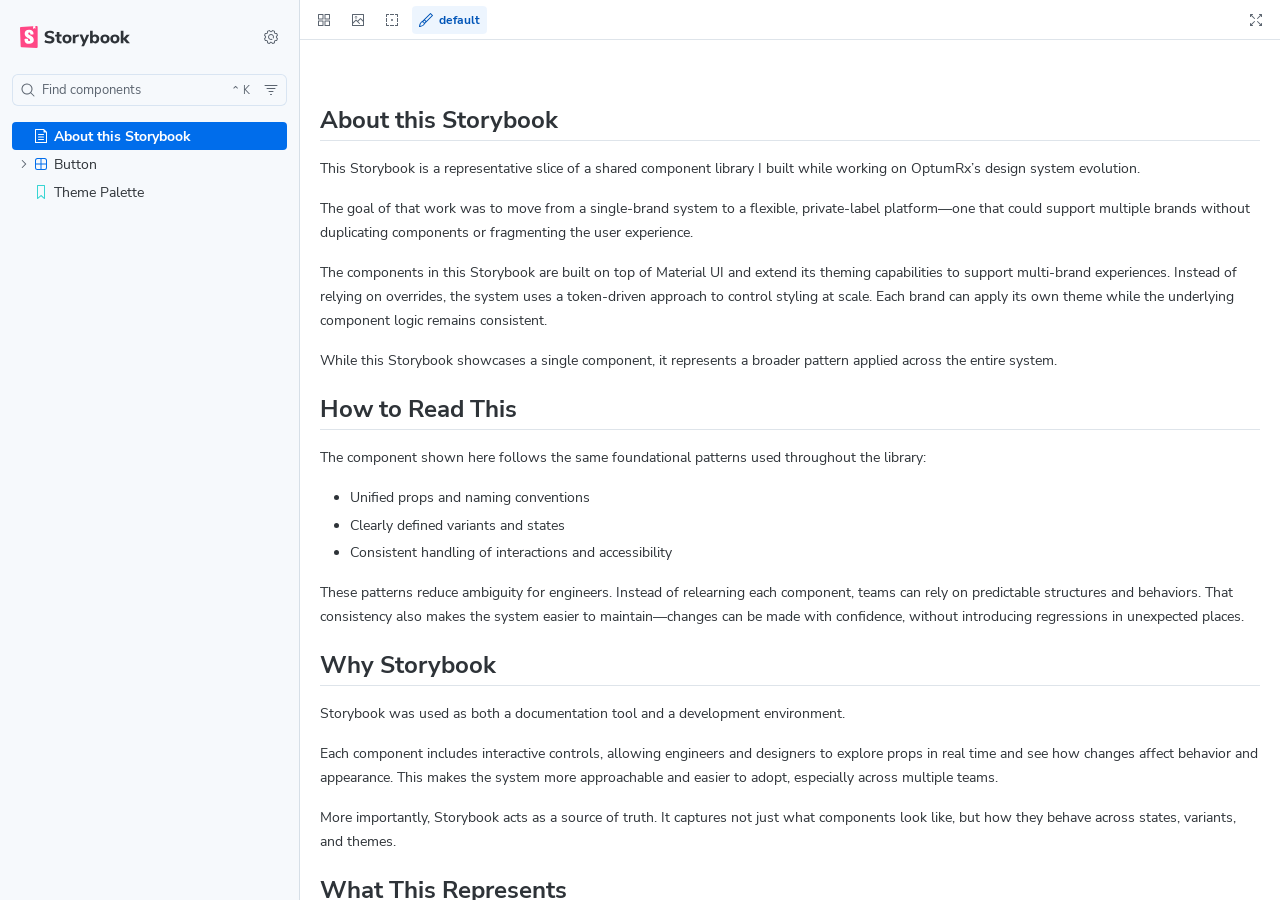
<file: index.html>
<!DOCTYPE html>
<html lang="en">
  <head>
    <meta charset="utf-8" />

    <title>storybook - Storybook</title>
    <meta name="viewport" content="width=device-width, initial-scale=1" />

    
    <link rel="icon" type="image/svg+xml" href="./favicon.svg" />
    
    <style>
      @font-face {
        font-family: 'Nunito Sans';
        font-style: normal;
        font-weight: 400;
        font-display: swap;
        src: url('./sb-common-assets/nunito-sans-regular.woff2') format('woff2');
      }

      @font-face {
        font-family: 'Nunito Sans';
        font-style: italic;
        font-weight: 400;
        font-display: swap;
        src: url('./sb-common-assets/nunito-sans-italic.woff2') format('woff2');
      }

      @font-face {
        font-family: 'Nunito Sans';
        font-style: normal;
        font-weight: 700;
        font-display: swap;
        src: url('./sb-common-assets/nunito-sans-bold.woff2') format('woff2');
      }

      @font-face {
        font-family: 'Nunito Sans';
        font-style: italic;
        font-weight: 700;
        font-display: swap;
        src: url('./sb-common-assets/nunito-sans-bold-italic.woff2') format('woff2');
      }
    </style>

    <link href="./sb-manager/runtime.js" rel="modulepreload" />

    
    <link href="./sb-addons/storybook-core-server-presets-0/common-manager-bundle.js" rel="modulepreload" />
    
    <link href="./sb-addons/chromatic-com-storybook-1/manager-bundle.js" rel="modulepreload" />
    
    <link href="./sb-addons/vitest-2/manager-bundle.js" rel="modulepreload" />
    
    <link href="./sb-addons/a11y-3/manager-bundle.js" rel="modulepreload" />
    
    <link href="./sb-addons/docs-4/manager-bundle.js" rel="modulepreload" />
    
    <link href="./sb-addons/themes-5/manager-bundle.js" rel="modulepreload" />
       

    <style>
      #storybook-root[hidden] {
        display: none !important;
      }
    </style>

    
  </head>
  <body>
    <div id="root"></div>

    
    <script>
      
        
          window['FEATURES'] = {
  "argTypeTargetsV7": true,
  "legacyDecoratorFileOrder": false,
  "disallowImplicitActionsInRenderV8": true,
  "viewport": true,
  "highlight": true,
  "controls": true,
  "interactions": true,
  "actions": true,
  "backgrounds": true,
  "outline": true,
  "measure": true,
  "sidebarOnboardingChecklist": true,
  "componentsManifest": false
};
        
      
        
          window['REFS'] = {};
        
      
        
          window['LOGLEVEL'] = "info";
        
      
        
          window['DOCS_OPTIONS'] = {
  "defaultName": "Documentation"
};
        
      
        
          window['CONFIG_TYPE'] = "PRODUCTION";
        
      
        
      
        
      
        
          window['TAGS_OPTIONS'] = {};
        
      
        
          window['STORYBOOK_BUILDER'] = "vite";
        
      
        
          window['STORYBOOK_FRAMEWORK'] = "react-vite";
        
      
        
          window['STORYBOOK_RENDERER'] = "react";
        
      
        
      
    </script>
    

    <script type="module">
      import './sb-manager/globals-runtime.js';

      
        import './sb-addons/storybook-core-server-presets-0/common-manager-bundle.js';
      
        import './sb-addons/chromatic-com-storybook-1/manager-bundle.js';
      
        import './sb-addons/vitest-2/manager-bundle.js';
      
        import './sb-addons/a11y-3/manager-bundle.js';
      
        import './sb-addons/docs-4/manager-bundle.js';
      
        import './sb-addons/themes-5/manager-bundle.js';
      

      import './sb-manager/runtime.js';
    </script>
  </body>
</html>
</file>
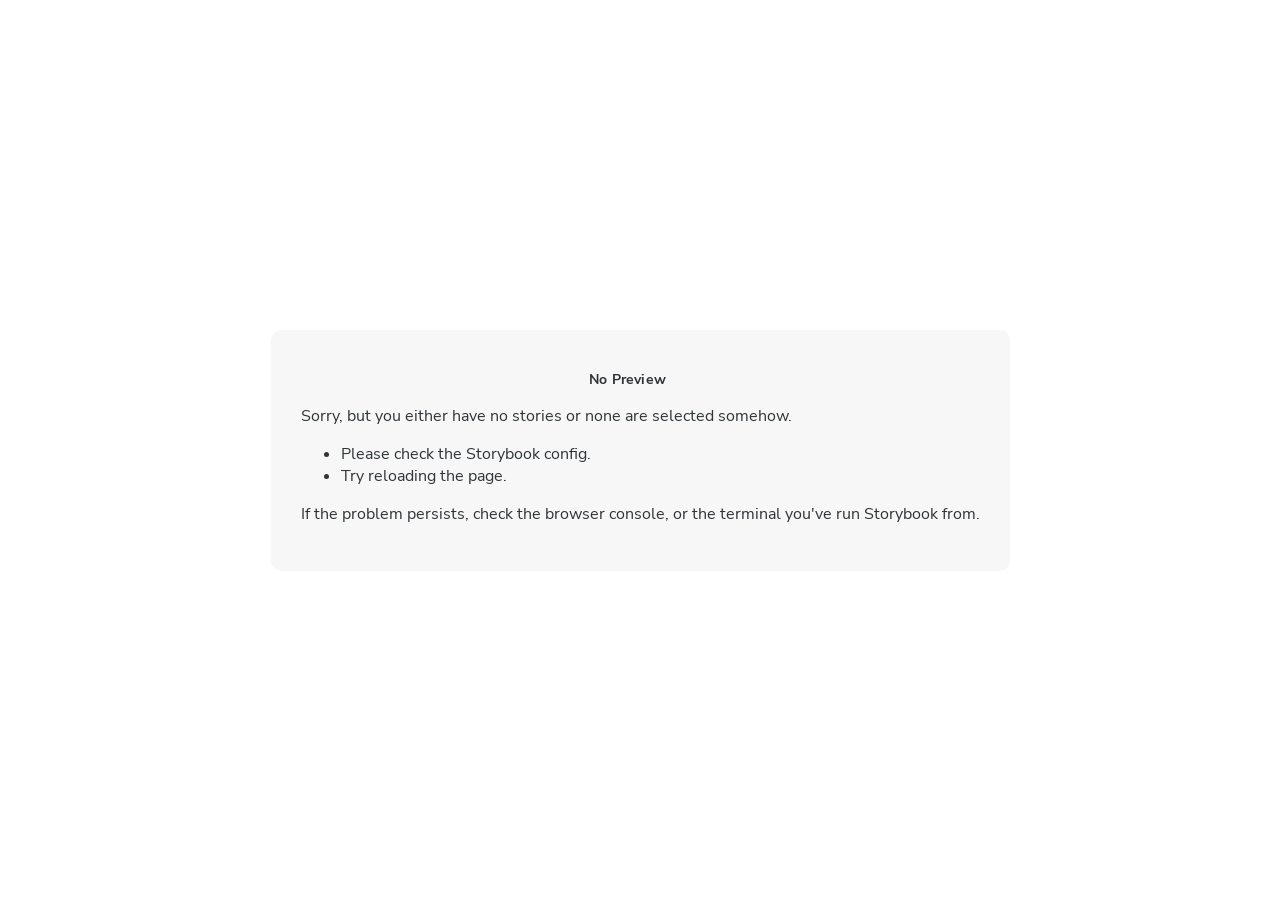
<file: iframe.html>
<!doctype html>
<!--suppress HtmlUnknownTarget -->
<html lang="en">
  <head><script type="module" src="./vite-inject-mocker-entry.js"></script>
    <meta charset="utf-8" />
    <title>Storybook</title>
    <meta name="viewport" content="width=device-width, initial-scale=1" />

    <style>
      @font-face {
        font-family: 'Nunito Sans';
        font-style: normal;
        font-weight: 400;
        font-display: swap;
        src: url('./sb-common-assets/nunito-sans-regular.woff2') format('woff2');
      }

      @font-face {
        font-family: 'Nunito Sans';
        font-style: italic;
        font-weight: 400;
        font-display: swap;
        src: url('./sb-common-assets/nunito-sans-italic.woff2') format('woff2');
      }

      @font-face {
        font-family: 'Nunito Sans';
        font-style: normal;
        font-weight: 700;
        font-display: swap;
        src: url('./sb-common-assets/nunito-sans-bold.woff2') format('woff2');
      }

      @font-face {
        font-family: 'Nunito Sans';
        font-style: italic;
        font-weight: 700;
        font-display: swap;
        src: url('./sb-common-assets/nunito-sans-bold-italic.woff2') format('woff2');
      }
    </style>

    <script>
      window.CONFIG_TYPE = 'PRODUCTION';
      window.LOGLEVEL = 'info';
      window.FRAMEWORK_OPTIONS = {};
      window.CHANNEL_OPTIONS = {};
      window.FEATURES = {"argTypeTargetsV7":true,"legacyDecoratorFileOrder":false,"disallowImplicitActionsInRenderV8":true,"viewport":true,"highlight":true,"controls":true,"interactions":true,"actions":true,"backgrounds":true,"outline":true,"measure":true,"sidebarOnboardingChecklist":true,"componentsManifest":false};
      window.STORIES = [{"titlePrefix":"","directory":"./src","files":"**/*.mdx","importPathMatcher":"^\\.[\\\\/](?:src(?:\\/(?!\\.)(?:(?:(?!(?:^|\\/)\\.).)*?)\\/|\\/|$)(?!\\.)(?=.)[^/]*?\\.mdx)$"},{"titlePrefix":"","directory":"./src","files":"**/*.stories.@(js|jsx|mjs|ts|tsx)","importPathMatcher":"^\\.[\\\\/](?:src(?:\\/(?!\\.)(?:(?:(?!(?:^|\\/)\\.).)*?)\\/|\\/|$)(?!\\.)(?=.)[^/]*?\\.stories\\.(js|jsx|mjs|ts|tsx))$"}];
      window.DOCS_OPTIONS = {"defaultName":"Documentation"};
      window.TAGS_OPTIONS = {};

      

      // We do this so that "module && module.hot" etc. in Storybook source code
      // doesn't fail (it will simply be disabled)
      window.module = undefined;
      window.global = window;
    </script>
    <base target="_parent" />

<style>
  /* While we aren't showing the main block yet, but still preparing, we want everything the user has rendered, which may or may not be in #storybook-root, to be display none */
  .sb-show-preparing-story:not(.sb-show-main) > :not(.sb-preparing-story) {
    display: none;
  }

  .sb-show-preparing-docs:not(.sb-show-main) > :not(.sb-preparing-docs) {
    display: none;
  }

  /* Hide our own blocks when we aren't supposed to be showing them */
  :not(.sb-show-preparing-story) > .sb-preparing-story,
  :not(.sb-show-preparing-docs) > .sb-preparing-docs,
  :not(.sb-show-nopreview) > .sb-nopreview,
  :not(.sb-show-errordisplay) > .sb-errordisplay {
    display: none;
  }

  .sb-show-main.sb-main-centered {
    margin: 0;
    display: flex;
    align-items: center;
    min-height: 100vh;
  }

  .sb-show-main.sb-main-centered #storybook-root {
    box-sizing: border-box;
    margin: auto;
    padding: 1rem;
    max-height: 100%;
    /* Hack for centering correctly in IE11 */
  }

  /* Vertical centering fix for IE11 */
  @media screen and (-ms-high-contrast: none), (-ms-high-contrast: active) {
    .sb-show-main.sb-main-centered:after {
      content: '';
      min-height: inherit;
      font-size: 0;
    }
  }

  .sb-show-main.sb-main-fullscreen {
    margin: 0;
    padding: 0;
    display: block;
  }

  .sb-show-main.sb-main-padded {
    margin: 0;
    padding: 1rem;
    display: block;
    box-sizing: border-box;
  }

  .sb-wrapper {
    position: fixed;
    top: 0;
    bottom: 0;
    left: 0;
    right: 0;
    box-sizing: border-box;

    padding: 40px;
    font-family:
      'Nunito Sans',
      -apple-system,
      '.SFNSText-Regular',
      'San Francisco',
      BlinkMacSystemFont,
      'Segoe UI',
      'Helvetica Neue',
      Helvetica,
      Arial,
      sans-serif;
    -webkit-font-smoothing: antialiased;
    overflow: auto;
  }

  @media (max-width: 700px) {
    .sb-wrapper {
      padding: 20px;
    }
  }

  @media (max-width: 500px) {
    .sb-wrapper {
      padding: 10px;
    }
  }

  .sb-heading {
    font-size: 14px;
    font-weight: 600;
    letter-spacing: 0.2px;
    margin: 10px 0;
    padding-right: 25px;
  }

  .sb-nopreview {
    display: flex;
    align-content: center;
    justify-content: center;
    box-sizing: border-box;
  }

  .sb-nopreview_main {
    margin: auto;
    padding: 30px;
    border-radius: 10px;
    background: rgb(247, 247, 247);
    color: rgb(46, 52, 56);

    & * {
      background: rgb(247, 247, 247);
      color: rgb(46, 52, 56);
    }
  }

  .sb-nopreview_heading {
    text-align: center;
  }

  .sb-errordisplay {
    background: #f6f9fc;
    color: black;
    z-index: 999999;
    width: 100vw;
    min-height: 100vh;
    box-sizing: border-box;
  }

  .sb-errordisplay_main {
    margin: auto;
    padding: 24px;
    display: flex;
    box-sizing: border-box;

    flex-direction: column;
    min-height: 100%;
    width: 100%;
    border-radius: 6px;
    background: white;
    color: black;
    border: 1px solid #ff0000;
    box-shadow: 0 0 64px rgba(0, 0, 0, 0.1);
    gap: 24px;

    & ol {
      padding-left: 18px;
      margin: 0;
    }

    /* Redefine colors to ensure readability regardless of user-provided * selectors. */
    * {
      background: white;
      color: black;
    }

    & h1 {
      font-family: Nunito Sans;
      font-size: 22px;
      font-weight: 400;
      line-height: 30px;
      font-weight: normal;
      margin: 0;

      &::before {
        content: '';
        display: inline-block;
        width: 12px;
        height: 12px;
        background: #ff4400;
        border-radius: 50%;
        margin-right: 8px;
      }
    }

    & p,
    & ol {
      font-family: Nunito Sans;
      font-size: 14px;
      font-weight: 400;
      line-height: 19px;
      margin: 0;
    }

    & li + li {
      margin: 0;
      padding: 0;
      padding-top: 12px;
    }

    & a {
      color: currentColor;
    }

    & .sb-errordisplay_code {
      padding: 10px;
      flex: 1;
      background: #242424;
      color: #c6c6c6;
      box-sizing: border-box;

      font-size: 14px;
      font-weight: 400;
      line-height: 19px;
      border-radius: 4px;

      font-family:
        'Operator Mono', 'Fira Code Retina', 'Fira Code', 'FiraCode-Retina', 'Andale Mono',
        'Lucida Console', Consolas, Monaco, monospace;
      margin: 0;
      overflow: auto;

      & code {
        background-color: inherit;
        color: inherit;
      }
    }

    & .sb-errordisplay pre {
      white-space: pre-wrap;
      white-space: revert;
    }
  }

  @-webkit-keyframes sb-rotate360 {
    from {
      transform: rotate(0deg);
    }

    to {
      transform: rotate(360deg);
    }
  }

  @keyframes sb-rotate360 {
    from {
      transform: rotate(0deg);
    }

    to {
      transform: rotate(360deg);
    }
  }

  @-webkit-keyframes sb-glow {
    0%,
    100% {
      opacity: 1;
    }

    50% {
      opacity: 0.4;
    }
  }

  @keyframes sb-glow {
    0%,
    100% {
      opacity: 1;
    }

    50% {
      opacity: 0.4;
    }
  }

  /* We display the preparing loaders *over* the rendering story */
  .sb-preparing-story,
  .sb-preparing-docs {
    background-color: white;
    /* Maximum possible z-index. It would be better to use stacking contexts to ensure it's always
    on top, but this isn't possible as it would require making CSS changes that could affect user code */
    z-index: 2147483647;
  }

  .sb-loader {
    -webkit-animation: sb-rotate360 0.7s linear infinite;
    animation: sb-rotate360 0.7s linear infinite;
    border-color: rgba(97, 97, 97, 0.29);
    border-radius: 50%;
    border-style: solid;
    border-top-color: #646464;
    border-width: 2px;
    display: inline-block;
    height: 32px;
    left: 50%;
    margin-left: -16px;
    margin-top: -16px;
    mix-blend-mode: difference;
    overflow: hidden;
    position: absolute;
    top: 50%;
    transition: all 200ms ease-out;
    vertical-align: top;
    width: 32px;
    z-index: 4;
  }

  .sb-previewBlock {
    background: #fff;
    border: 1px solid rgba(0, 0, 0, 0.1);
    border-radius: 4px;
    box-shadow: rgba(0, 0, 0, 0.1) 0 1px 3px 0;
    margin: 25px auto 40px;
    max-width: 600px;
  }

  .sb-previewBlock_header {
    align-items: center;
    box-shadow: rgba(0, 0, 0, 0.1) 0 -1px 0 0 inset;
    display: flex;
    gap: 14px;
    height: 40px;
    padding: 0 12px;
  }

  .sb-previewBlock_icon {
    -webkit-animation: sb-glow 1.5s ease-in-out infinite;
    animation: sb-glow 1.5s ease-in-out infinite;
    background: #e6e6e6;
    height: 14px;
    width: 14px;
  }

  .sb-previewBlock_icon:last-child {
    margin-left: auto;
  }

  .sb-previewBlock_body {
    -webkit-animation: sb-glow 1.5s ease-in-out infinite;
    animation: sb-glow 1.5s ease-in-out infinite;
    height: 182px;
    position: relative;
  }

  .sb-argstableBlock {
    border-collapse: collapse;
    border-spacing: 0;
    font-size: 13px;
    line-height: 20px;
    margin: 25px auto 40px;
    max-width: 600px;
    text-align: left;
    width: 100%;
  }

  .sb-argstableBlock th:first-of-type,
  .sb-argstableBlock td:first-of-type {
    padding-left: 20px;
  }

  .sb-argstableBlock th:nth-of-type(2),
  .sb-argstableBlock td:nth-of-type(2) {
    width: 35%;
  }

  .sb-argstableBlock th:nth-of-type(3),
  .sb-argstableBlock td:nth-of-type(3) {
    width: 15%;
  }

  .sb-argstableBlock th:last-of-type,
  .sb-argstableBlock td:last-of-type {
    width: 25%;
    padding-right: 20px;
  }

  .sb-argstableBlock th span,
  .sb-argstableBlock td span {
    -webkit-animation: sb-glow 1.5s ease-in-out infinite;
    animation: sb-glow 1.5s ease-in-out infinite;
    background-color: rgba(0, 0, 0, 0.1);
    border-radius: 0;
    box-shadow: none;
    color: transparent;
  }

  .sb-argstableBlock th {
    padding: 10px 15px;
  }

  .sb-argstableBlock-body {
    border-radius: 4px;
    box-shadow:
      rgba(0, 0, 0, 0.1) 0 1px 3px 1px,
      rgba(0, 0, 0, 0.065) 0 0 0 1px;
  }

  .sb-argstableBlock-body tr {
    background: transparent;
    overflow: hidden;
  }

  .sb-argstableBlock-body tr:not(:first-child) {
    border-top: 1px solid #e6e6e6;
  }

  .sb-argstableBlock-body tr:first-child td:first-child {
    border-top-left-radius: 4px;
  }

  .sb-argstableBlock-body tr:first-child td:last-child {
    border-top-right-radius: 4px;
  }

  .sb-argstableBlock-body tr:last-child td:first-child {
    border-bottom-left-radius: 4px;
  }

  .sb-argstableBlock-body tr:last-child td:last-child {
    border-bottom-right-radius: 4px;
  }

  .sb-argstableBlock-body td {
    background: #fff;
    padding-bottom: 10px;
    padding-top: 10px;
    vertical-align: top;
  }

  .sb-argstableBlock-body td:not(:first-of-type) {
    padding-left: 15px;
    padding-right: 15px;
  }

  .sb-argstableBlock-body button {
    -webkit-animation: sb-glow 1.5s ease-in-out infinite;
    animation: sb-glow 1.5s ease-in-out infinite;
    background-color: rgba(0, 0, 0, 0.1);
    border: 0;
    border-radius: 0;
    box-shadow: none;
    color: transparent;
    display: inline;
    font-size: 12px;
    line-height: 1;
    padding: 10px 16px;
  }

  .sb-argstableBlock-summary {
    margin-top: 4px;
  }

  .sb-argstableBlock-code {
    margin-right: 4px;
    margin-bottom: 4px;
    padding: 2px 5px;
  }

  .sb-sr-only,
  .sb-hidden-until-focus:not(:focus) {
    position: absolute;
    width: 1px;
    height: 1px;
    padding: 0px;
    margin: -1px;
    overflow: hidden;
    clip: rect(0, 0, 0, 0);
    border: none;
  }

  .sb-hidden-until-focus {
    opacity: 0;
    transition: opacity 150ms ease-out;
  }

  .sb-hidden-until-focus:focus {
    opacity: 1;
  }
</style>

<script>
  /* globals window */
  try {
    if (window.top !== window) {
      window.__REACT_DEVTOOLS_GLOBAL_HOOK__ = window.top.__REACT_DEVTOOLS_GLOBAL_HOOK__;
      window.__VUE_DEVTOOLS_GLOBAL_HOOK__ = window.top.__VUE_DEVTOOLS_GLOBAL_HOOK__;
      window.top.__VUE_DEVTOOLS_CONTEXT__ = window.document;
    }
  } catch (e) {
    // eslint-disable-next-line no-console
    console.warn('unable to connect to top frame for connecting dev tools');
  }
</script>

    <script type="module" crossorigin src="./assets/iframe-CIQkLSEM.js"></script>
    <link rel="modulepreload" crossorigin href="./assets/chunk-DnJy8xQt.js">
    <link rel="modulepreload" crossorigin href="./assets/preload-helper-DVWkohm0.js">
    <link rel="stylesheet" crossorigin href="./assets/iframe-C8g-MZ3r.css">
  </head>

  <body>
    <div class="sb-preparing-story sb-wrapper">
  <div class="sb-loader"></div>
</div>

<div class="sb-preparing-docs sb-wrapper">
  <div class="sb-previewBlock">
    <div class="sb-previewBlock_header">
      <div class="sb-previewBlock_icon"></div>
      <div class="sb-previewBlock_icon"></div>
      <div class="sb-previewBlock_icon"></div>
      <div class="sb-previewBlock_icon"></div>
    </div>
    <div class="sb-previewBlock_body">
      <div class="sb-loader"></div>
    </div>
  </div>
  <table aria-hidden="true" class="sb-argstableBlock">
    <thead class="sb-argstableBlock-head">
      <tr>
        <th><span>Name</span></th>
        <th><span>Description</span></th>
        <th><span>Default</span></th>
        <th><span>Control </span></th>
      </tr>
    </thead>
    <tbody class="sb-argstableBlock-body">
      <tr>
        <td><span>propertyName</span><span title="Required">*</span></td>
        <td>
          <div><span>This is a short description</span></div>
          <div class="sb-argstableBlock-summary">
            <div><span class="sb-argstableBlock-code">summary</span></div>
          </div>
        </td>
        <td>
          <div><span class="sb-argstableBlock-code">defaultValue</span></div>
        </td>
        <td><button>Set string</button></td>
      </tr>
      <tr>
        <td><span>propertyName</span><span>*</span></td>
        <td>
          <div><span>This is a short description</span></div>
          <div class="sb-argstableBlock-summary">
            <div><span class="sb-argstableBlock-code">summary</span></div>
          </div>
        </td>
        <td>
          <div><span class="sb-argstableBlock-code">defaultValue</span></div>
        </td>
        <td><button>Set string</button></td>
      </tr>
      <tr>
        <td><span>propertyName</span><span>*</span></td>
        <td>
          <div><span>This is a short description</span></div>
          <div class="sb-argstableBlock-summary">
            <div><span class="sb-argstableBlock-code">summary</span></div>
          </div>
        </td>
        <td>
          <div><span class="sb-argstableBlock-code">defaultValue</span></div>
        </td>
        <td><button>Set string</button></td>
      </tr>
    </tbody>
  </table>
</div>

<div class="sb-nopreview sb-wrapper">
  <div class="sb-nopreview_main">
    <h1 class="sb-nopreview_heading sb-heading">No Preview</h1>
    <p>Sorry, but you either have no stories or none are selected somehow.</p>
    <ul>
      <li>Please check the Storybook config.</li>
      <li>Try reloading the page.</li>
    </ul>
    <p>
      If the problem persists, check the browser console, or the terminal you've run Storybook from.
    </p>
  </div>
</div>

<div class="sb-errordisplay sb-wrapper">
  <div class="sb-errordisplay_main">
    <h1 id="error-message"></h1>
    <p>
      The component failed to render properly, likely due to a configuration issue in Storybook.
      Here are some common causes and how you can address them:
    </p>
    <ol>
      <li>
        <strong>Missing Context/Providers</strong>: You can use decorators to supply specific
        contexts or providers, which are sometimes necessary for components to render correctly. For
        detailed instructions on using decorators, please visit the
        <a href="https://storybook.js.org/docs/writing-stories/decorators"
          >Decorators documentation</a
        >.
      </li>
      <li>
        <strong>Misconfigured Webpack or Vite</strong>: Verify that Storybook picks up all necessary
        settings for loaders, plugins, and other relevant parameters. You can find step-by-step
        guides for configuring
        <a href="https://storybook.js.org/docs/builders/webpack">Webpack</a> or
        <a href="https://storybook.js.org/docs/builders/vite">Vite</a>
        with Storybook.
      </li>
      <li>
        <strong>Missing Environment Variables</strong>: Your Storybook may require specific
        environment variables to function as intended. You can set up custom environment variables
        as outlined in the
        <a href="https://storybook.js.org/docs/configure/environment-variables"
          >Environment Variables documentation</a
        >.
      </li>
    </ol>
    <pre class="sb-errordisplay_code"><code id="error-stack"></code></pre>
  </div>
</div>

    <div id="storybook-root"></div>
    <div id="storybook-docs"></div>
    <script>
      function __onViteAppLoadingError(event) {
        const hostname = globalThis.location.hostname;
        if (hostname !== 'localhost' && globalThis.CONFIG_TYPE === 'DEVELOPMENT') {
          const message = `Failed to load the Storybook preview file 'vite-app.js':

      It looks like you're visiting the Storybook development server on another hostname than localhost: '${hostname}', but you haven't configured the necessary security features to support this.
      Please re-run your Storybook development server with the '--host ${hostname}' flag, or manually configure your Vite allowedHosts configuration with viteFinal.

      See:`;
          const docs = [
            'https://storybook.js.org/docs/api/cli-options#dev',
            'https://storybook.js.org/docs/api/main-config/main-config-vite-final',
            'https://vite.dev/config/server-options.html#server-allowedhosts',
          ];
          console.error(`${message}\n${docs.map((doc) => `- ${doc}`).join('\n')}`);

          document.getElementById('storybook-root').innerHTML =
            `<p style="color: red; max-width: 70ch">${message.replaceAll(
              '\n',
              '<br/>'
            )}<ul>${docs.map((doc) => `<li><a href='${doc}' target='_blank'>${doc}</a></li>`).join('')}</ul></p>`;
          return;
        }
      }
    </script>
  </body>
</html>
</file>
<file: assets/iframe-C8g-MZ3r.css>
@font-face{font-family:Roboto;font-style:normal;font-display:swap;font-weight:300;src:url(./roboto-cyrillic-ext-300-normal-DIxttMbC.woff2)format("woff2"),url(./roboto-cyrillic-ext-300-normal-D7ank4TF.woff)format("woff");unicode-range:U+460-52F,U+1C80-1C8A,U+20B4,U+2DE0-2DFF,U+A640-A69F,U+FE2E-FE2F}@font-face{font-family:Roboto;font-style:normal;font-display:swap;font-weight:300;src:url(./roboto-cyrillic-300-normal-DzUz0kzv.woff2)format("woff2"),url(./roboto-cyrillic-300-normal-DEFNdjk5.woff)format("woff");unicode-range:U+301,U+400-45F,U+490-491,U+4B0-4B1,U+2116}@font-face{font-family:Roboto;font-style:normal;font-display:swap;font-weight:300;src:url([data-uri])format("woff2"),url([data-uri])format("woff");unicode-range:U+1F??}@font-face{font-family:Roboto;font-style:normal;font-display:swap;font-weight:300;src:url(./roboto-greek-300-normal-DJEM9B4Z.woff2)format("woff2"),url(./roboto-greek-300-normal-C_Dgaih9.woff)format("woff");unicode-range:U+370-377,U+37A-37F,U+384-38A,U+38C,U+38E-3A1,U+3A3-3FF}@font-face{font-family:Roboto;font-style:normal;font-display:swap;font-weight:300;src:url(./roboto-math-300-normal-5dF_7mZP.woff2)format("woff2"),url(./roboto-math-300-normal-Ds0YpBw2.woff)format("woff");unicode-range:U+302-303,U+305,U+307-308,U+310,U+312,U+315,U+31A,U+326-327,U+32C,U+32F-330,U+332-333,U+338,U+33A,U+346,U+34D,U+391-3A1,U+3A3-3A9,U+3B1-3C9,U+3D1,U+3D5-3D6,U+3F0-3F1,U+3F4-3F5,U+2016-2017,U+2034-2038,U+203C,U+2040,U+2043,U+2047,U+2050,U+2057,U+205F,U+2070-2071,U+2074-208E,U+2090-209C,U+20D0-20DC,U+20E1,U+20E5-20EF,U+2100-2112,U+2114-2115,U+2117-2121,U+2123-214F,U+2190,U+2192,U+2194-21AE,U+21B0-21E5,U+21F1-21F2,U+21F4-2211,U+2213-2214,U+2216-22FF,U+2308-230B,U+2310,U+2319,U+231C-2321,U+2336-237A,U+237C,U+2395,U+239B-23B7,U+23D0,U+23DC-23E1,U+2474-2475,U+25AF,U+25B3,U+25B7,U+25BD,U+25C1,U+25CA,U+25CC,U+25FB,U+266D-266F,U+27C0-27FF,U+2900-2AFF,U+2B0E-2B11,U+2B30-2B4C,U+2BFE,U+3030,U+FF5B,U+FF5D,U+1D400-1D7FF,U+1EE??}@font-face{font-family:Roboto;font-style:normal;font-display:swap;font-weight:300;src:url(./roboto-symbols-300-normal-DDU7avhj.woff2)format("woff2"),url(./roboto-symbols-300-normal-BCnjhQd_.woff)format("woff");unicode-range:U+1-C,U+E-1F,U+7F-9F,U+20DD-20E0,U+20E2-20E4,U+2150-218F,U+2190,U+2192,U+2194-2199,U+21AF,U+21E6-21F0,U+21F3,U+2218-2219,U+2299,U+22C4-22C6,U+2300-243F,U+2440-244A,U+2460-24FF,U+25A0-27BF,U+28??,U+2921-2922,U+2981,U+29BF,U+29EB,U+2B??,U+4DC0-4DFF,U+FFF9-FFFB,U+10140-1018E,U+10190-1019C,U+101A0,U+101D0-101FD,U+102E0-102FB,U+10E60-10E7E,U+1D2C0-1D2D3,U+1D2E0-1D37F,U+1F0??,U+1F100-1F1AD,U+1F1E6-1F1FF,U+1F30D-1F30F,U+1F315,U+1F31C,U+1F31E,U+1F320-1F32C,U+1F336,U+1F378,U+1F37D,U+1F382,U+1F393-1F39F,U+1F3A7-1F3A8,U+1F3AC-1F3AF,U+1F3C2,U+1F3C4-1F3C6,U+1F3CA-1F3CE,U+1F3D4-1F3E0,U+1F3ED,U+1F3F1-1F3F3,U+1F3F5-1F3F7,U+1F408,U+1F415,U+1F41F,U+1F426,U+1F43F,U+1F441-1F442,U+1F444,U+1F446-1F449,U+1F44C-1F44E,U+1F453,U+1F46A,U+1F47D,U+1F4A3,U+1F4B0,U+1F4B3,U+1F4B9,U+1F4BB,U+1F4BF,U+1F4C8-1F4CB,U+1F4D6,U+1F4DA,U+1F4DF,U+1F4E3-1F4E6,U+1F4EA-1F4ED,U+1F4F7,U+1F4F9-1F4FB,U+1F4FD-1F4FE,U+1F503,U+1F507-1F50B,U+1F50D,U+1F512-1F513,U+1F53E-1F54A,U+1F54F-1F5FA,U+1F610,U+1F650-1F67F,U+1F687,U+1F68D,U+1F691,U+1F694,U+1F698,U+1F6AD,U+1F6B2,U+1F6B9-1F6BA,U+1F6BC,U+1F6C6-1F6CF,U+1F6D3-1F6D7,U+1F6E0-1F6EA,U+1F6F0-1F6F3,U+1F6F7-1F6FC,U+1F7??,U+1F800-1F80B,U+1F810-1F847,U+1F850-1F859,U+1F860-1F887,U+1F890-1F8AD,U+1F8B0-1F8BB,U+1F8C0-1F8C1,U+1F900-1F90B,U+1F93B,U+1F946,U+1F984,U+1F996,U+1F9E9,U+1FA00-1FA6F,U+1FA70-1FA7C,U+1FA80-1FA89,U+1FA8F-1FAC6,U+1FACE-1FADC,U+1FADF-1FAE9,U+1FAF0-1FAF8,U+1FB??}@font-face{font-family:Roboto;font-style:normal;font-display:swap;font-weight:300;src:url(./roboto-vietnamese-300-normal-BPvXm_f1.woff2)format("woff2"),url(./roboto-vietnamese-300-normal-INUupD3o.woff)format("woff");unicode-range:U+102-103,U+110-111,U+128-129,U+168-169,U+1A0-1A1,U+1AF-1B0,U+300-301,U+303-304,U+308-309,U+323,U+329,U+1EA0-1EF9,U+20AB}@font-face{font-family:Roboto;font-style:normal;font-display:swap;font-weight:300;src:url(./roboto-latin-ext-300-normal-B90pq-BC.woff2)format("woff2"),url(./roboto-latin-ext-300-normal-CTCCHkZF.woff)format("woff");unicode-range:U+100-2BA,U+2BD-2C5,U+2C7-2CC,U+2CE-2D7,U+2DD-2FF,U+304,U+308,U+329,U+1D00-1DBF,U+1E00-1E9F,U+1EF2-1EFF,U+2020,U+20A0-20AB,U+20AD-20C0,U+2113,U+2C60-2C7F,U+A720-A7FF}@font-face{font-family:Roboto;font-style:normal;font-display:swap;font-weight:300;src:url(./roboto-latin-300-normal-CCzlftfr.woff2)format("woff2"),url(./roboto-latin-300-normal-BARJ-h6h.woff)format("woff");unicode-range:U+??,U+131,U+152-153,U+2BB-2BC,U+2C6,U+2DA,U+2DC,U+304,U+308,U+329,U+2000-206F,U+20AC,U+2122,U+2191,U+2193,U+2212,U+2215,U+FEFF,U+FFFD}@font-face{font-family:Roboto;font-style:normal;font-display:swap;font-weight:400;src:url(./roboto-cyrillic-ext-400-normal-qHufge6k.woff2)format("woff2"),url(./roboto-cyrillic-ext-400-normal-CaK1767H.woff)format("woff");unicode-range:U+460-52F,U+1C80-1C8A,U+20B4,U+2DE0-2DFF,U+A640-A69F,U+FE2E-FE2F}@font-face{font-family:Roboto;font-style:normal;font-display:swap;font-weight:400;src:url(./roboto-cyrillic-400-normal-CBPI_iaY.woff2)format("woff2"),url(./roboto-cyrillic-400-normal-Bjg-1-sg.woff)format("woff");unicode-range:U+301,U+400-45F,U+490-491,U+4B0-4B1,U+2116}@font-face{font-family:Roboto;font-style:normal;font-display:swap;font-weight:400;src:url([data-uri])format("woff2"),url([data-uri])format("woff");unicode-range:U+1F??}@font-face{font-family:Roboto;font-style:normal;font-display:swap;font-weight:400;src:url(./roboto-greek-400-normal-ai2Z1K3C.woff2)format("woff2"),url(./roboto-greek-400-normal-Bb5mj_fZ.woff)format("woff");unicode-range:U+370-377,U+37A-37F,U+384-38A,U+38C,U+38E-3A1,U+3A3-3FF}@font-face{font-family:Roboto;font-style:normal;font-display:swap;font-weight:400;src:url(./roboto-math-400-normal-BEFej5gc.woff2)format("woff2"),url(./roboto-math-400-normal-C9RxBKAh.woff)format("woff");unicode-range:U+302-303,U+305,U+307-308,U+310,U+312,U+315,U+31A,U+326-327,U+32C,U+32F-330,U+332-333,U+338,U+33A,U+346,U+34D,U+391-3A1,U+3A3-3A9,U+3B1-3C9,U+3D1,U+3D5-3D6,U+3F0-3F1,U+3F4-3F5,U+2016-2017,U+2034-2038,U+203C,U+2040,U+2043,U+2047,U+2050,U+2057,U+205F,U+2070-2071,U+2074-208E,U+2090-209C,U+20D0-20DC,U+20E1,U+20E5-20EF,U+2100-2112,U+2114-2115,U+2117-2121,U+2123-214F,U+2190,U+2192,U+2194-21AE,U+21B0-21E5,U+21F1-21F2,U+21F4-2211,U+2213-2214,U+2216-22FF,U+2308-230B,U+2310,U+2319,U+231C-2321,U+2336-237A,U+237C,U+2395,U+239B-23B7,U+23D0,U+23DC-23E1,U+2474-2475,U+25AF,U+25B3,U+25B7,U+25BD,U+25C1,U+25CA,U+25CC,U+25FB,U+266D-266F,U+27C0-27FF,U+2900-2AFF,U+2B0E-2B11,U+2B30-2B4C,U+2BFE,U+3030,U+FF5B,U+FF5D,U+1D400-1D7FF,U+1EE??}@font-face{font-family:Roboto;font-style:normal;font-display:swap;font-weight:400;src:url(./roboto-symbols-400-normal-CB1Ce4Gk.woff2)format("woff2"),url(./roboto-symbols-400-normal-DLYbZahX.woff)format("woff");unicode-range:U+1-C,U+E-1F,U+7F-9F,U+20DD-20E0,U+20E2-20E4,U+2150-218F,U+2190,U+2192,U+2194-2199,U+21AF,U+21E6-21F0,U+21F3,U+2218-2219,U+2299,U+22C4-22C6,U+2300-243F,U+2440-244A,U+2460-24FF,U+25A0-27BF,U+28??,U+2921-2922,U+2981,U+29BF,U+29EB,U+2B??,U+4DC0-4DFF,U+FFF9-FFFB,U+10140-1018E,U+10190-1019C,U+101A0,U+101D0-101FD,U+102E0-102FB,U+10E60-10E7E,U+1D2C0-1D2D3,U+1D2E0-1D37F,U+1F0??,U+1F100-1F1AD,U+1F1E6-1F1FF,U+1F30D-1F30F,U+1F315,U+1F31C,U+1F31E,U+1F320-1F32C,U+1F336,U+1F378,U+1F37D,U+1F382,U+1F393-1F39F,U+1F3A7-1F3A8,U+1F3AC-1F3AF,U+1F3C2,U+1F3C4-1F3C6,U+1F3CA-1F3CE,U+1F3D4-1F3E0,U+1F3ED,U+1F3F1-1F3F3,U+1F3F5-1F3F7,U+1F408,U+1F415,U+1F41F,U+1F426,U+1F43F,U+1F441-1F442,U+1F444,U+1F446-1F449,U+1F44C-1F44E,U+1F453,U+1F46A,U+1F47D,U+1F4A3,U+1F4B0,U+1F4B3,U+1F4B9,U+1F4BB,U+1F4BF,U+1F4C8-1F4CB,U+1F4D6,U+1F4DA,U+1F4DF,U+1F4E3-1F4E6,U+1F4EA-1F4ED,U+1F4F7,U+1F4F9-1F4FB,U+1F4FD-1F4FE,U+1F503,U+1F507-1F50B,U+1F50D,U+1F512-1F513,U+1F53E-1F54A,U+1F54F-1F5FA,U+1F610,U+1F650-1F67F,U+1F687,U+1F68D,U+1F691,U+1F694,U+1F698,U+1F6AD,U+1F6B2,U+1F6B9-1F6BA,U+1F6BC,U+1F6C6-1F6CF,U+1F6D3-1F6D7,U+1F6E0-1F6EA,U+1F6F0-1F6F3,U+1F6F7-1F6FC,U+1F7??,U+1F800-1F80B,U+1F810-1F847,U+1F850-1F859,U+1F860-1F887,U+1F890-1F8AD,U+1F8B0-1F8BB,U+1F8C0-1F8C1,U+1F900-1F90B,U+1F93B,U+1F946,U+1F984,U+1F996,U+1F9E9,U+1FA00-1FA6F,U+1FA70-1FA7C,U+1FA80-1FA89,U+1FA8F-1FAC6,U+1FACE-1FADC,U+1FADF-1FAE9,U+1FAF0-1FAF8,U+1FB??}@font-face{font-family:Roboto;font-style:normal;font-display:swap;font-weight:400;src:url(./roboto-vietnamese-400-normal-D2PTxGxD.woff2)format("woff2"),url(./roboto-vietnamese-400-normal-DnpnVwnf.woff)format("woff");unicode-range:U+102-103,U+110-111,U+128-129,U+168-169,U+1A0-1A1,U+1AF-1B0,U+300-301,U+303-304,U+308-309,U+323,U+329,U+1EA0-1EF9,U+20AB}@font-face{font-family:Roboto;font-style:normal;font-display:swap;font-weight:400;src:url(./roboto-latin-ext-400-normal-C3tdtHj3.woff2)format("woff2"),url(./roboto-latin-ext-400-normal-scX0fKtV.woff)format("woff");unicode-range:U+100-2BA,U+2BD-2C5,U+2C7-2CC,U+2CE-2D7,U+2DD-2FF,U+304,U+308,U+329,U+1D00-1DBF,U+1E00-1E9F,U+1EF2-1EFF,U+2020,U+20A0-20AB,U+20AD-20C0,U+2113,U+2C60-2C7F,U+A720-A7FF}@font-face{font-family:Roboto;font-style:normal;font-display:swap;font-weight:400;src:url(./roboto-latin-400-normal-BqEyEoaF.woff2)format("woff2"),url(./roboto-latin-400-normal-DyYNIH4P.woff)format("woff");unicode-range:U+??,U+131,U+152-153,U+2BB-2BC,U+2C6,U+2DA,U+2DC,U+304,U+308,U+329,U+2000-206F,U+20AC,U+2122,U+2191,U+2193,U+2212,U+2215,U+FEFF,U+FFFD}@font-face{font-family:Roboto;font-style:normal;font-display:swap;font-weight:500;src:url(./roboto-cyrillic-ext-500-normal-BWC_xYeb.woff2)format("woff2"),url(./roboto-cyrillic-ext-500-normal-DqF2hftb.woff)format("woff");unicode-range:U+460-52F,U+1C80-1C8A,U+20B4,U+2DE0-2DFF,U+A640-A69F,U+FE2E-FE2F}@font-face{font-family:Roboto;font-style:normal;font-display:swap;font-weight:500;src:url(./roboto-cyrillic-500-normal-CLao9AfR.woff2)format("woff2"),url(./roboto-cyrillic-500-normal-CBKMylY4.woff)format("woff");unicode-range:U+301,U+400-45F,U+490-491,U+4B0-4B1,U+2116}@font-face{font-family:Roboto;font-style:normal;font-display:swap;font-weight:500;src:url([data-uri])format("woff2"),url([data-uri])format("woff");unicode-range:U+1F??}@font-face{font-family:Roboto;font-style:normal;font-display:swap;font-weight:500;src:url(./roboto-greek-500-normal-C9AnhcmC.woff2)format("woff2"),url(./roboto-greek-500-normal-oCqhoyfc.woff)format("woff");unicode-range:U+370-377,U+37A-37F,U+384-38A,U+38C,U+38E-3A1,U+3A3-3FF}@font-face{font-family:Roboto;font-style:normal;font-display:swap;font-weight:500;src:url(./roboto-math-500-normal-C4NU9gLX.woff2)format("woff2"),url(./roboto-math-500-normal-C-7mKPO3.woff)format("woff");unicode-range:U+302-303,U+305,U+307-308,U+310,U+312,U+315,U+31A,U+326-327,U+32C,U+32F-330,U+332-333,U+338,U+33A,U+346,U+34D,U+391-3A1,U+3A3-3A9,U+3B1-3C9,U+3D1,U+3D5-3D6,U+3F0-3F1,U+3F4-3F5,U+2016-2017,U+2034-2038,U+203C,U+2040,U+2043,U+2047,U+2050,U+2057,U+205F,U+2070-2071,U+2074-208E,U+2090-209C,U+20D0-20DC,U+20E1,U+20E5-20EF,U+2100-2112,U+2114-2115,U+2117-2121,U+2123-214F,U+2190,U+2192,U+2194-21AE,U+21B0-21E5,U+21F1-21F2,U+21F4-2211,U+2213-2214,U+2216-22FF,U+2308-230B,U+2310,U+2319,U+231C-2321,U+2336-237A,U+237C,U+2395,U+239B-23B7,U+23D0,U+23DC-23E1,U+2474-2475,U+25AF,U+25B3,U+25B7,U+25BD,U+25C1,U+25CA,U+25CC,U+25FB,U+266D-266F,U+27C0-27FF,U+2900-2AFF,U+2B0E-2B11,U+2B30-2B4C,U+2BFE,U+3030,U+FF5B,U+FF5D,U+1D400-1D7FF,U+1EE??}@font-face{font-family:Roboto;font-style:normal;font-display:swap;font-weight:500;src:url(./roboto-symbols-500-normal-B_CZKVJS.woff2)format("woff2"),url(./roboto-symbols-500-normal-F7c8nfcH.woff)format("woff");unicode-range:U+1-C,U+E-1F,U+7F-9F,U+20DD-20E0,U+20E2-20E4,U+2150-218F,U+2190,U+2192,U+2194-2199,U+21AF,U+21E6-21F0,U+21F3,U+2218-2219,U+2299,U+22C4-22C6,U+2300-243F,U+2440-244A,U+2460-24FF,U+25A0-27BF,U+28??,U+2921-2922,U+2981,U+29BF,U+29EB,U+2B??,U+4DC0-4DFF,U+FFF9-FFFB,U+10140-1018E,U+10190-1019C,U+101A0,U+101D0-101FD,U+102E0-102FB,U+10E60-10E7E,U+1D2C0-1D2D3,U+1D2E0-1D37F,U+1F0??,U+1F100-1F1AD,U+1F1E6-1F1FF,U+1F30D-1F30F,U+1F315,U+1F31C,U+1F31E,U+1F320-1F32C,U+1F336,U+1F378,U+1F37D,U+1F382,U+1F393-1F39F,U+1F3A7-1F3A8,U+1F3AC-1F3AF,U+1F3C2,U+1F3C4-1F3C6,U+1F3CA-1F3CE,U+1F3D4-1F3E0,U+1F3ED,U+1F3F1-1F3F3,U+1F3F5-1F3F7,U+1F408,U+1F415,U+1F41F,U+1F426,U+1F43F,U+1F441-1F442,U+1F444,U+1F446-1F449,U+1F44C-1F44E,U+1F453,U+1F46A,U+1F47D,U+1F4A3,U+1F4B0,U+1F4B3,U+1F4B9,U+1F4BB,U+1F4BF,U+1F4C8-1F4CB,U+1F4D6,U+1F4DA,U+1F4DF,U+1F4E3-1F4E6,U+1F4EA-1F4ED,U+1F4F7,U+1F4F9-1F4FB,U+1F4FD-1F4FE,U+1F503,U+1F507-1F50B,U+1F50D,U+1F512-1F513,U+1F53E-1F54A,U+1F54F-1F5FA,U+1F610,U+1F650-1F67F,U+1F687,U+1F68D,U+1F691,U+1F694,U+1F698,U+1F6AD,U+1F6B2,U+1F6B9-1F6BA,U+1F6BC,U+1F6C6-1F6CF,U+1F6D3-1F6D7,U+1F6E0-1F6EA,U+1F6F0-1F6F3,U+1F6F7-1F6FC,U+1F7??,U+1F800-1F80B,U+1F810-1F847,U+1F850-1F859,U+1F860-1F887,U+1F890-1F8AD,U+1F8B0-1F8BB,U+1F8C0-1F8C1,U+1F900-1F90B,U+1F93B,U+1F946,U+1F984,U+1F996,U+1F9E9,U+1FA00-1FA6F,U+1FA70-1FA7C,U+1FA80-1FA89,U+1FA8F-1FAC6,U+1FACE-1FADC,U+1FADF-1FAE9,U+1FAF0-1FAF8,U+1FB??}@font-face{font-family:Roboto;font-style:normal;font-display:swap;font-weight:500;src:url(./roboto-vietnamese-500-normal-B3ncpOoB.woff2)format("woff2"),url(./roboto-vietnamese-500-normal-D380IkQ8.woff)format("woff");unicode-range:U+102-103,U+110-111,U+128-129,U+168-169,U+1A0-1A1,U+1AF-1B0,U+300-301,U+303-304,U+308-309,U+323,U+329,U+1EA0-1EF9,U+20AB}@font-face{font-family:Roboto;font-style:normal;font-display:swap;font-weight:500;src:url(./roboto-latin-ext-500-normal-pMCM9Ixg.woff2)format("woff2"),url(./roboto-latin-ext-500-normal-Cyc0AKLz.woff)format("woff");unicode-range:U+100-2BA,U+2BD-2C5,U+2C7-2CC,U+2CE-2D7,U+2DD-2FF,U+304,U+308,U+329,U+1D00-1DBF,U+1E00-1E9F,U+1EF2-1EFF,U+2020,U+20A0-20AB,U+20AD-20C0,U+2113,U+2C60-2C7F,U+A720-A7FF}@font-face{font-family:Roboto;font-style:normal;font-display:swap;font-weight:500;src:url(./roboto-latin-500-normal-7RbcRiD8.woff2)format("woff2"),url(./roboto-latin-500-normal-DQZyH_nt.woff)format("woff");unicode-range:U+??,U+131,U+152-153,U+2BB-2BC,U+2C6,U+2DA,U+2DC,U+304,U+308,U+329,U+2000-206F,U+20AC,U+2122,U+2191,U+2193,U+2212,U+2215,U+FEFF,U+FFFD}@font-face{font-family:Roboto;font-style:normal;font-display:swap;font-weight:700;src:url(./roboto-cyrillic-ext-700-normal-DmFxo5wj.woff2)format("woff2"),url(./roboto-cyrillic-ext-700-normal-CI7FH63F.woff)format("woff");unicode-range:U+460-52F,U+1C80-1C8A,U+20B4,U+2DE0-2DFF,U+A640-A69F,U+FE2E-FE2F}@font-face{font-family:Roboto;font-style:normal;font-display:swap;font-weight:700;src:url(./roboto-cyrillic-700-normal-C2o7G-SM.woff2)format("woff2"),url(./roboto-cyrillic-700-normal-DhZFXDSN.woff)format("woff");unicode-range:U+301,U+400-45F,U+490-491,U+4B0-4B1,U+2116}@font-face{font-family:Roboto;font-style:normal;font-display:swap;font-weight:700;src:url([data-uri])format("woff2"),url([data-uri])format("woff");unicode-range:U+1F??}@font-face{font-family:Roboto;font-style:normal;font-display:swap;font-weight:700;src:url(./roboto-greek-700-normal-0aHWxGLu.woff2)format("woff2"),url(./roboto-greek-700-normal-DjRqqLBV.woff)format("woff");unicode-range:U+370-377,U+37A-37F,U+384-38A,U+38C,U+38E-3A1,U+3A3-3FF}@font-face{font-family:Roboto;font-style:normal;font-display:swap;font-weight:700;src:url(./roboto-math-700-normal-B8YqGHVc.woff2)format("woff2"),url(./roboto-math-700-normal-DVoD5t2k.woff)format("woff");unicode-range:U+302-303,U+305,U+307-308,U+310,U+312,U+315,U+31A,U+326-327,U+32C,U+32F-330,U+332-333,U+338,U+33A,U+346,U+34D,U+391-3A1,U+3A3-3A9,U+3B1-3C9,U+3D1,U+3D5-3D6,U+3F0-3F1,U+3F4-3F5,U+2016-2017,U+2034-2038,U+203C,U+2040,U+2043,U+2047,U+2050,U+2057,U+205F,U+2070-2071,U+2074-208E,U+2090-209C,U+20D0-20DC,U+20E1,U+20E5-20EF,U+2100-2112,U+2114-2115,U+2117-2121,U+2123-214F,U+2190,U+2192,U+2194-21AE,U+21B0-21E5,U+21F1-21F2,U+21F4-2211,U+2213-2214,U+2216-22FF,U+2308-230B,U+2310,U+2319,U+231C-2321,U+2336-237A,U+237C,U+2395,U+239B-23B7,U+23D0,U+23DC-23E1,U+2474-2475,U+25AF,U+25B3,U+25B7,U+25BD,U+25C1,U+25CA,U+25CC,U+25FB,U+266D-266F,U+27C0-27FF,U+2900-2AFF,U+2B0E-2B11,U+2B30-2B4C,U+2BFE,U+3030,U+FF5B,U+FF5D,U+1D400-1D7FF,U+1EE??}@font-face{font-family:Roboto;font-style:normal;font-display:swap;font-weight:700;src:url(./roboto-symbols-700-normal-BiFDindJ.woff2)format("woff2"),url(./roboto-symbols-700-normal-BoS6HWkc.woff)format("woff");unicode-range:U+1-C,U+E-1F,U+7F-9F,U+20DD-20E0,U+20E2-20E4,U+2150-218F,U+2190,U+2192,U+2194-2199,U+21AF,U+21E6-21F0,U+21F3,U+2218-2219,U+2299,U+22C4-22C6,U+2300-243F,U+2440-244A,U+2460-24FF,U+25A0-27BF,U+28??,U+2921-2922,U+2981,U+29BF,U+29EB,U+2B??,U+4DC0-4DFF,U+FFF9-FFFB,U+10140-1018E,U+10190-1019C,U+101A0,U+101D0-101FD,U+102E0-102FB,U+10E60-10E7E,U+1D2C0-1D2D3,U+1D2E0-1D37F,U+1F0??,U+1F100-1F1AD,U+1F1E6-1F1FF,U+1F30D-1F30F,U+1F315,U+1F31C,U+1F31E,U+1F320-1F32C,U+1F336,U+1F378,U+1F37D,U+1F382,U+1F393-1F39F,U+1F3A7-1F3A8,U+1F3AC-1F3AF,U+1F3C2,U+1F3C4-1F3C6,U+1F3CA-1F3CE,U+1F3D4-1F3E0,U+1F3ED,U+1F3F1-1F3F3,U+1F3F5-1F3F7,U+1F408,U+1F415,U+1F41F,U+1F426,U+1F43F,U+1F441-1F442,U+1F444,U+1F446-1F449,U+1F44C-1F44E,U+1F453,U+1F46A,U+1F47D,U+1F4A3,U+1F4B0,U+1F4B3,U+1F4B9,U+1F4BB,U+1F4BF,U+1F4C8-1F4CB,U+1F4D6,U+1F4DA,U+1F4DF,U+1F4E3-1F4E6,U+1F4EA-1F4ED,U+1F4F7,U+1F4F9-1F4FB,U+1F4FD-1F4FE,U+1F503,U+1F507-1F50B,U+1F50D,U+1F512-1F513,U+1F53E-1F54A,U+1F54F-1F5FA,U+1F610,U+1F650-1F67F,U+1F687,U+1F68D,U+1F691,U+1F694,U+1F698,U+1F6AD,U+1F6B2,U+1F6B9-1F6BA,U+1F6BC,U+1F6C6-1F6CF,U+1F6D3-1F6D7,U+1F6E0-1F6EA,U+1F6F0-1F6F3,U+1F6F7-1F6FC,U+1F7??,U+1F800-1F80B,U+1F810-1F847,U+1F850-1F859,U+1F860-1F887,U+1F890-1F8AD,U+1F8B0-1F8BB,U+1F8C0-1F8C1,U+1F900-1F90B,U+1F93B,U+1F946,U+1F984,U+1F996,U+1F9E9,U+1FA00-1FA6F,U+1FA70-1FA7C,U+1FA80-1FA89,U+1FA8F-1FAC6,U+1FACE-1FADC,U+1FADF-1FAE9,U+1FAF0-1FAF8,U+1FB??}@font-face{font-family:Roboto;font-style:normal;font-display:swap;font-weight:700;src:url(./roboto-vietnamese-700-normal-BEVeWqJt.woff2)format("woff2"),url(./roboto-vietnamese-700-normal-DsFyXAL4.woff)format("woff");unicode-range:U+102-103,U+110-111,U+128-129,U+168-169,U+1A0-1A1,U+1AF-1B0,U+300-301,U+303-304,U+308-309,U+323,U+329,U+1EA0-1EF9,U+20AB}@font-face{font-family:Roboto;font-style:normal;font-display:swap;font-weight:700;src:url(./roboto-latin-ext-700-normal-DSBUz0N1.woff2)format("woff2"),url(./roboto-latin-ext-700-normal-BUhwtWwy.woff)format("woff");unicode-range:U+100-2BA,U+2BD-2C5,U+2C7-2CC,U+2CE-2D7,U+2DD-2FF,U+304,U+308,U+329,U+1D00-1DBF,U+1E00-1E9F,U+1EF2-1EFF,U+2020,U+20A0-20AB,U+20AD-20C0,U+2113,U+2C60-2C7F,U+A720-A7FF}@font-face{font-family:Roboto;font-style:normal;font-display:swap;font-weight:700;src:url(./roboto-latin-700-normal-BZpUvMxY.woff2)format("woff2"),url(./roboto-latin-700-normal-DLgJJpmK.woff)format("woff");unicode-range:U+??,U+131,U+152-153,U+2BB-2BC,U+2C6,U+2DA,U+2DC,U+304,U+308,U+329,U+2000-206F,U+20AC,U+2122,U+2191,U+2193,U+2212,U+2215,U+FEFF,U+FFFD}@font-face{font-family:Material Icons;font-style:normal;font-display:swap;font-weight:400;src:url(./material-icons-latin-400-normal-kAwBdRge.woff2)format("woff2"),url(./material-icons-latin-400-normal-B5tbEuci.woff)format("woff")}
</file>
